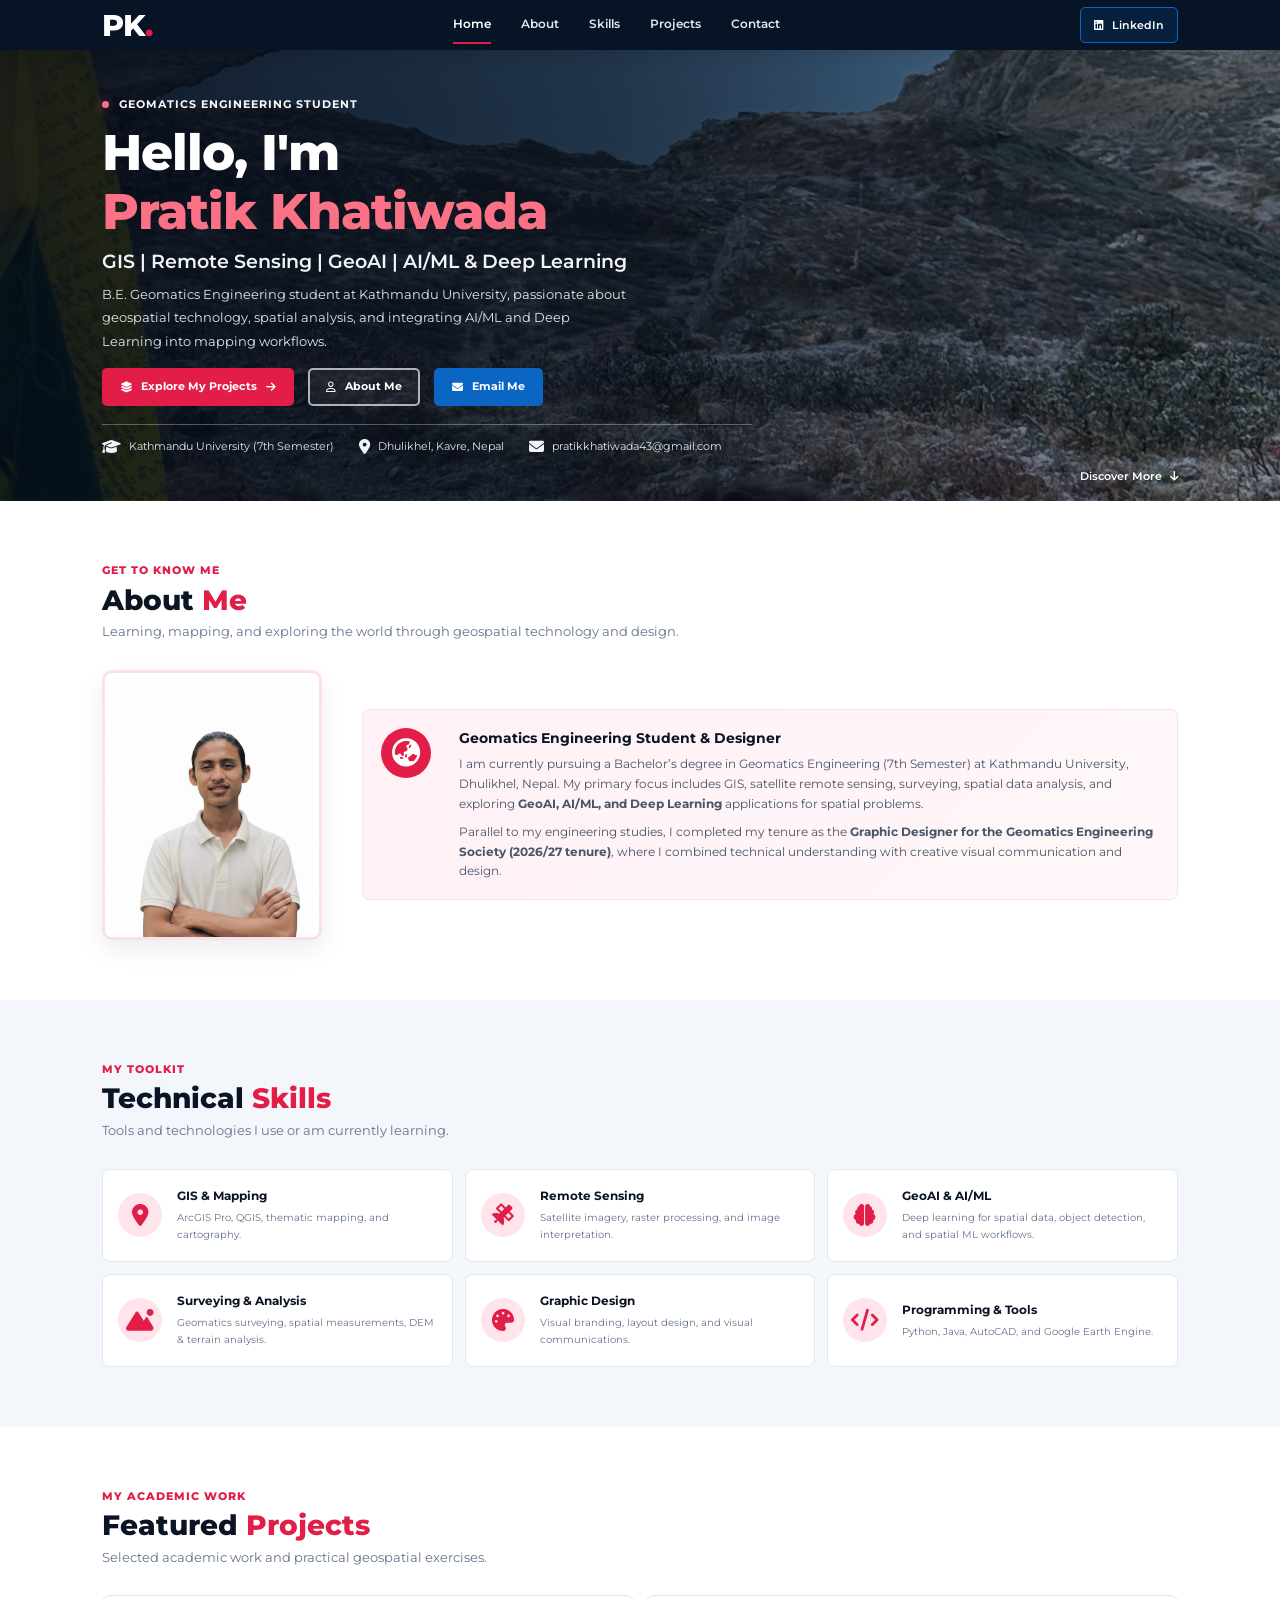
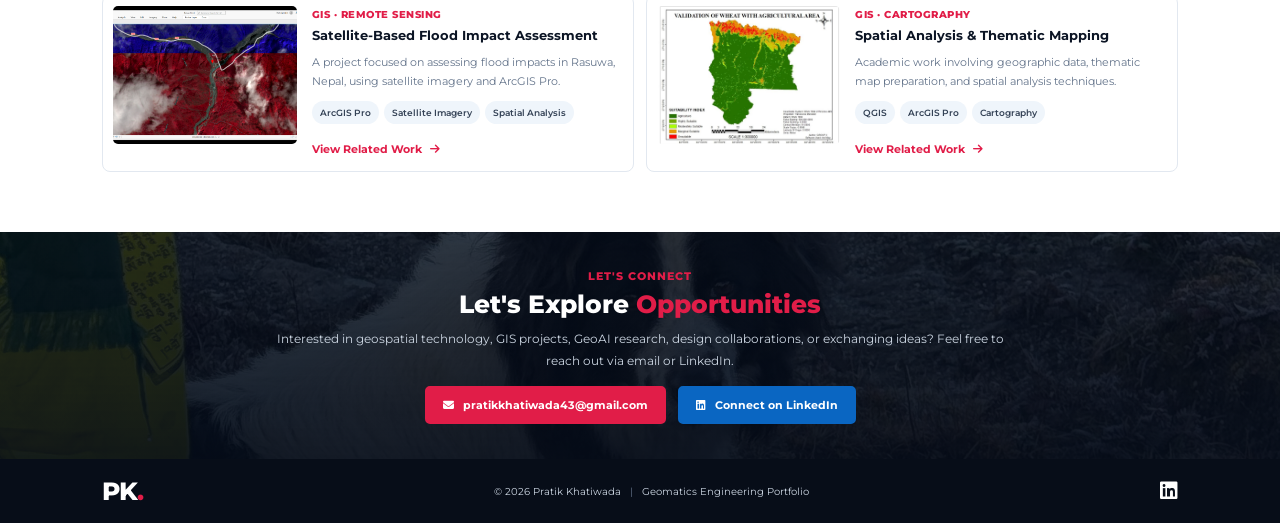
<file: index1.html>
<!DOCTYPE html>
<html lang="en">
<head>
    <meta charset="UTF-8">
    <meta name="viewport" content="width=device-width, initial-scale=1.0">

    <title>Pratik Khatiwada | Geomatics Engineer</title>

    <!-- Linked to your CSS file: style1.css -->
    <link rel="stylesheet" href="style1.css">

    <!-- Google Fonts -->
    <link rel="preconnect" href="https://fonts.googleapis.com">
    <link rel="preconnect" href="https://fonts.gstatic.com" crossorigin>
    <link href="https://fonts.googleapis.com/css2?family=Montserrat:wght@400;500;600;700;800&display=swap" rel="stylesheet">

    <!-- Font Awesome Icons -->
    <link rel="stylesheet" href="https://cdnjs.cloudflare.com/ajax/libs/font-awesome/6.5.2/css/all.min.css">
</head>

<body>

    <!-- NAVBAR -->
    <header class="header">
        <nav class="navbar">

            <a href="#home" class="logo">PK<span>.</span></a>

            <div class="nav-links">
                <a href="#home" class="active">Home</a>
                <a href="#about">About</a>
                <a href="#skills">Skills</a>
                <a href="#projects">Projects</a>
                <a href="#contact">Contact</a>
            </div>

            <a href="https://www.linkedin.com/in/pratik-khatiwada-781427308/"
               target="_blank"
               rel="noopener noreferrer"
               class="nav-button">
                <i class="fa-brands fa-linkedin"></i>
                LinkedIn
            </a>

        </nav>
    </header>


    <main>

        <!-- HERO SECTION -->
        <section id="home" class="hero">

            <div class="hero-content">

                <p class="eyebrow">
                    <span class="status-dot"></span>
                    GEOMATICS ENGINEERING STUDENT
                </p>

                <h1>
                    Hello, I'm
                    <span>Pratik Khatiwada</span>
                </h1>

                <h2>
                    GIS | Remote Sensing | GeoAI | AI/ML & Deep Learning
                </h2>

                <p class="hero-description">
                    B.E. Geomatics Engineering student at Kathmandu University, passionate about geospatial technology, spatial analysis, and integrating AI/ML and Deep Learning into mapping workflows.
                </p>

                <!-- HERO BUTTONS -->
                <div class="hero-buttons">

                    <a href="#projects" class="btn btn-primary">
                        <i class="fa-solid fa-layer-group"></i>
                        Explore My Projects
                        <i class="fa-solid fa-arrow-right"></i>
                    </a>

                    <a href="#about" class="btn btn-outline">
                        <i class="fa-regular fa-user"></i>
                        About Me
                    </a>

                    <a href="mailto:pratikkhatiwada43@gmail.com" class="btn btn-linkedin">
                        <i class="fa-solid fa-envelope"></i>
                        Email Me
                    </a>

                </div>

                <!-- STUDENT DETAILS -->
                <div class="hero-meta">

                    <div>
                        <i class="fa-solid fa-graduation-cap"></i>
                        <span>Kathmandu University (7th Semester)</span>
                    </div>

                    <div>
                        <i class="fa-solid fa-location-dot"></i>
                        <span>Dhulikhel, Kavre, Nepal</span>
                    </div>

                    <div>
                        <i class="fa-solid fa-envelope"></i>
                        <span>pratikkhatiwada43@gmail.com</span>
                    </div>

                </div>

            </div>

            <a href="#about" class="scroll-down">
                Discover More
                <i class="fa-solid fa-arrow-down"></i>
            </a>

        </section>


        <!-- ABOUT SECTION -->
        <section id="about" class="section about-section">

            <div class="section-heading">

                <p class="section-label">
                    GET TO KNOW ME
                </p>

                <h2>
                    About <span>Me</span>
                </h2>

                <p>
                    Learning, mapping, and exploring the world through geospatial technology and design.
                </p>

            </div>


            <div class="about-layout">

                <!-- PROFILE PICTURE CARD -->
                <div class="profile-card">
                    <img src="longwh.jpeg" alt="Pratik Khatiwada" class="profile-img">
                </div>

                <div class="about-card">

                    <div class="about-icon">
                        <i class="fa-solid fa-earth-asia"></i>
                    </div>

                    <div class="about-content">

                        <h3>
                            Geomatics Engineering Student & Designer
                        </h3>

                        <p>
                            I am currently pursuing a Bachelor’s degree in Geomatics Engineering (7th Semester) at Kathmandu University, Dhulikhel, Nepal. My primary focus includes GIS, satellite remote sensing, surveying, spatial data analysis, and exploring <strong>GeoAI, AI/ML, and Deep Learning</strong> applications for spatial problems.
                        </p>

                        <p>
                            Parallel to my engineering studies, I completed my tenure as the <strong>Graphic Designer for the Geomatics Engineering Society (2026/27 tenure)</strong>, where I combined technical understanding with creative visual communication and design.
                        </p>

                    </div>

                </div>

            </div>

        </section>


        <!-- SKILLS SECTION -->
        <section id="skills" class="section skills-section">

            <div class="section-heading">

                <p class="section-label">
                    MY TOOLKIT
                </p>

                <h2>
                    Technical <span>Skills</span>
                </h2>

                <p>
                    Tools and technologies I use or am currently learning.
                </p>

            </div>


            <div class="skills-grid">

                <!-- GIS -->
                <article class="skill-card">
                    <div class="skill-icon">
                        <i class="fa-solid fa-location-dot"></i>
                    </div>
                    <div>
                        <h3>GIS & Mapping</h3>
                        <p>ArcGIS Pro, QGIS, thematic mapping, and cartography.</p>
                    </div>
                </article>

                <!-- REMOTE SENSING -->
                <article class="skill-card">
                    <div class="skill-icon">
                        <i class="fa-solid fa-satellite"></i>
                    </div>
                    <div>
                        <h3>Remote Sensing</h3>
                        <p>Satellite imagery, raster processing, and image interpretation.</p>
                    </div>
                </article>

                <!-- GEOAI & AI/ML -->
                <article class="skill-card">
                    <div class="skill-icon">
                        <i class="fa-solid fa-brain"></i>
                    </div>
                    <div>
                        <h3>GeoAI & AI/ML</h3>
                        <p>Deep learning for spatial data, object detection, and spatial ML workflows.</p>
                    </div>
                </article>

                <!-- SURVEYING -->
                <article class="skill-card">
                    <div class="skill-icon">
                        <i class="fa-solid fa-mountain-sun"></i>
                    </div>
                    <div>
                        <h3>Surveying & Analysis</h3>
                        <p>Geomatics surveying, spatial measurements, DEM & terrain analysis.</p>
                    </div>
                </article>

                <!-- GRAPHIC DESIGN -->
                <article class="skill-card">
                    <div class="skill-icon">
                        <i class="fa-solid fa-palette"></i>
                    </div>
                    <div>
                        <h3>Graphic Design</h3>
                        <p>Visual branding, layout design, and visual communications.</p>
                    </div>
                </article>

                <!-- PROGRAMMING & TOOLS -->
                <article class="skill-card">
                    <div class="skill-icon">
                        <i class="fa-solid fa-code"></i>
                    </div>
                    <div>
                        <h3>Programming & Tools</h3>
                        <p>Python, Java, AutoCAD, and Google Earth Engine.</p>
                    </div>
                </article>

            </div>

        </section>


        <!-- PROJECTS SECTION -->
        <section id="projects" class="section projects-section">

            <div class="section-heading">

                <p class="section-label">
                    MY ACADEMIC WORK
                </p>

                <h2>
                    Featured <span>Projects</span>
                </h2>

                <p>
                    Selected academic work and practical geospatial exercises.
                </p>

            </div>


            <div class="projects-grid">

                <!-- PROJECT 1 -->
                <article class="project-card">

                    <div class="project-image">
                        <img src="Rasuwa.png" alt="Satellite imagery showing flood impact">
                    </div>

                    <div class="project-content">

                        <p class="project-type">
                            GIS · REMOTE SENSING
                        </p>

                        <h3>
                            Satellite-Based Flood Impact Assessment
                        </h3>

                        <p>
                            A project focused on assessing flood impacts
                            in Rasuwa, Nepal, using satellite imagery
                            and ArcGIS Pro.
                        </p>

                        <div class="tag-list">
                            <span>ArcGIS Pro</span>
                            <span>Satellite Imagery</span>
                            <span>Spatial Analysis</span>
                        </div>

                        <a href="https://www.linkedin.com/feed/update/urn:li:activity:7499859120221667328/"
                           target="_blank"
                           rel="noopener noreferrer"
                           class="project-link">

                            View Related Work
                            <i class="fa-solid fa-arrow-right"></i>

                        </a>

                    </div>

                </article>


                <!-- PROJECT 2 -->
                <article class="project-card">

                    <div class="project-image">
                        <img src="crop.jpg" alt="Thematic map prepared using GIS">
                    </div>

                    <div class="project-content">

                        <p class="project-type">
                            GIS · CARTOGRAPHY
                        </p>

                        <h3>
                            Spatial Analysis & Thematic Mapping
                        </h3>

                        <p>
                            Academic work involving geographic data,
                            thematic map preparation, and spatial
                            analysis techniques.
                        </p>

                        <div class="tag-list">
                            <span>QGIS</span>
                            <span>ArcGIS Pro</span>
                            <span>Cartography</span>
                        </div>

                        <a href="https://www.linkedin.com/feed/update/urn:li:activity:7488609894355320832/"
                           target="_blank"
                           rel="noopener noreferrer"
                           class="project-link">

                            View Related Work
                            <i class="fa-solid fa-arrow-right"></i>

                        </a>

                    </div>

                </article>

            </div>

        </section>


        <!-- CONTACT SECTION -->
        <section id="contact" class="contact-section">

            <div class="contact-content">

                <p class="section-label">
                    LET'S CONNECT
                </p>

                <h2>
                    Let's Explore <span>Opportunities</span>
                </h2>

                <p>
                    Interested in geospatial technology, GIS projects, GeoAI research, design collaborations, or exchanging ideas? Feel free to reach out via email or LinkedIn.
                </p>

                <div class="contact-buttons">

                    <a href="mailto:pratikkhatiwada43@gmail.com" class="btn btn-primary">
                        <i class="fa-solid fa-envelope"></i>
                        pratikkhatiwada43@gmail.com
                    </a>

                    <a href="https://www.linkedin.com/in/pratik-khatiwada-781427308/"
                       target="_blank"
                       rel="noopener noreferrer"
                       class="btn btn-linkedin">
                        <i class="fa-brands fa-linkedin"></i>
                        Connect on LinkedIn
                    </a>

                </div>

            </div>

        </section>

    </main>


    <!-- FOOTER -->
    <footer class="footer">

        <a href="#home" class="logo">
            PK<span>.</span>
        </a>

        <p>
            © 2026 Pratik Khatiwada
            <span>|</span>
            Geomatics Engineering Portfolio
        </p>

        <a href="https://www.linkedin.com/in/pratik-khatiwada-781427308/"
           target="_blank"
           rel="noopener noreferrer"
           class="footer-social"
           aria-label="LinkedIn Profile">
            <i class="fa-brands fa-linkedin"></i>
        </a>

    </footer>

</body>
</html>
</file>
<file: style1.css>
/* ==============================
   GLOBAL RESET & BASE
============================== */

* {
    margin: 0;
    padding: 0;
    box-sizing: border-box;
}

html {
    font-size: 10px;
    scroll-behavior: smooth;
    scroll-padding-top: 85px;
}

body {
    font-family: 'Montserrat', sans-serif;
    font-size: 1.6rem;
    line-height: 1.7;
    color: #334155;
    background: #ffffff;
}

a {
    text-decoration: none;
    color: inherit;
}

section {
    scroll-margin-top: 76px;
}

.section {
    padding: 60px 8%;
}


/* ==============================
   SECTION HEADINGS
============================== */

.section-heading {
    max-width: 1200px;
    margin: 0 auto 28px;
}

.section-label {
    margin-bottom: 2px;
    color: #e11d48;
    font-size: 1.1rem;
    font-weight: 800;
    letter-spacing: 1px;
}

.section-heading h2,
.contact-content h2 {
    margin-bottom: 3px;
    color: #0b1424;
    font-size: 2.8rem;
    line-height: 1.3;
    font-weight: 800;
}

.section-heading h2 span,
.contact-content h2 span {
    color: #e11d48;
}

.section-heading > p:last-child {
    color: #64748b;
    font-size: 1.3rem;
    line-height: 1.6;
}


/* ==============================
   NAVBAR
============================== */

.header {
    position: sticky;
    top: 0;
    z-index: 1000;
    width: 100%;
    background: #071426;
    box-shadow: 0 4px 18px rgba(0, 0, 0, 0.12);
}

.navbar {
    max-width: 1440px;
    min-height: 50px;
    margin: 0 auto;
    padding: 5px 8%;

    display: flex;
    align-items: center;
    justify-content: space-between;
    gap: 20px;
}

.logo {
    flex-shrink: 0;
    color: #ffffff;
    font-size: 3rem;
    font-weight: 800;
    letter-spacing: -1px;
    line-height: 1.3;
}

.logo span {
    color: #e11d48;
}

.nav-links {
    display: flex;
    align-items: center;
    justify-content: center;
    gap: 30px;
}

.nav-links a {
    position: relative;
    color: #e2e8f0;
    font-size: 1.15rem;
    font-weight: 600;
    white-space: nowrap;
    transition: color 0.25s ease;
}

.nav-links a:hover,
.nav-links a.active {
    color: #ffffff;
}

.nav-links a.active::after {
    content: "";
    position: absolute;
    bottom: -9px;
    left: 0;
    width: 100%;
    height: 2px;
    background: #e11d48;
}

.nav-button {
    flex-shrink: 0;
    display: inline-flex;
    align-items: center;
    justify-content: center;
    gap: 8px;
    padding: 8px 13px;
    border: 1px solid #0a66c2;
    border-radius: 5px;
    color: #ffffff;
    background: rgba(10, 102, 194, 0.15);
    font-size: 1.1rem;
    font-weight: 600;
    white-space: nowrap;
    transition: 0.25s ease;
}

.nav-button:hover {
    background: #0a66c2;
}


/* ==============================
   HERO SECTION
============================== */

.hero {
    position: relative;
    isolation: isolate;
    min-height: 385px;
    display: flex;
    align-items: center;
    padding: 45px 8%;
    color: #ffffff;
    background-color: #0b1424;
    background-image:
        linear-gradient(
            90deg,
            rgba(5, 12, 25, 0.90) 0%,
            rgba(5, 12, 25, 0.72) 48%,
            rgba(5, 12, 25, 0.30) 100%
        ),
        url("./IMG_8831.JPG");
    background-size: cover;
    background-position: center center;
    background-repeat: no-repeat;
}

.hero-content {
    position: relative;
    z-index: 1;
    width: 100%;
    max-width: 650px;
}

.eyebrow {
    display: flex;
    align-items: center;
    gap: 10px;
    margin-bottom: 10px;
    color: #f8fafc;
    font-size: 1.1rem;
    font-weight: 700;
    letter-spacing: 1px;
}

.status-dot {
    width: 7px;
    height: 7px;
    flex-shrink: 0;
    border-radius: 50%;
    background: #fb7185;
    box-shadow: 0 0 12px rgba(251, 113, 133, 0.6);
}

.hero h1 {
    margin-bottom: 5px;
    font-size: clamp(3.8rem, 5vw, 5rem);
    line-height: 1.15;
    font-weight: 800;
    letter-spacing: -1px;
}

.hero h1 span {
    display: block;
    margin-top: 2px;
    color: #fb7185;
}

.hero h2 {
    margin-bottom: 5px;
    color: #f1f5f9;
    font-size: 1.9rem;
    font-weight: 600;
}

.hero-description {
    max-width: 530px;
    margin-bottom: 15px;
    color: #e2e8f0;
    font-size: 1.3rem;
    line-height: 1.8;
}


/* ==============================
   HERO BUTTONS
============================== */

.hero-buttons {
    display: flex;
    flex-direction: row;
    flex-wrap: wrap;
    align-items: center;
    justify-content: flex-start;
    gap: 14px;
    margin-top: 10px;
}

.btn {
    min-height: 38px;
    display: inline-flex;
    align-items: center;
    justify-content: center;
    gap: 9px;
    padding: 9px 16px;
    border: 2px solid transparent;
    border-radius: 5px;
    font-family: inherit;
    font-size: 1.1rem;
    font-weight: 700;
    line-height: 1.4;
    text-align: center;
    white-space: nowrap;
    transition: background 0.25s ease, border-color 0.25s ease, transform 0.25s ease;
}

.btn:hover {
    transform: translateY(-3px);
}

.btn-primary {
    color: #ffffff;
    background: #e11d48;
    border-color: #e11d48;
}

.btn-primary:hover {
    background: #be123c;
    border-color: #be123c;
}

.btn-outline {
    color: #ffffff;
    background: rgba(255, 255, 255, 0.05);
    border-color: rgba(255, 255, 255, 0.65);
}

.btn-outline:hover {
    background: rgba(255, 255, 255, 0.14);
}

.btn-linkedin {
    color: #ffffff;
    background: #0a66c2;
    border-color: #0a66c2;
}

.btn-linkedin:hover {
    background: #084f96;
    border-color: #084f96;
}


/* ==============================
   HERO UNIVERSITY DETAILS
============================== */

.hero-meta {
    display: flex;
    flex-wrap: wrap;
    align-items: center;
    gap: 12px 25px;
    margin-top: 18px;
    padding-top: 12px;
    border-top: 1px solid rgba(255, 255, 255, 0.3);
}

.hero-meta div {
    display: flex;
    align-items: center;
    gap: 8px;
    color: #e2e8f0;
    font-size: 1.1rem;
}

.hero-meta i {
    color: #f1f5f9;
    font-size: 1.5rem;
}

.scroll-down {
    position: absolute;
    bottom: 15px;
    right: 8%;
    display: flex;
    align-items: center;
    gap: 8px;
    color: #ffffff;
    font-size: 1.1rem;
    font-weight: 600;
}


/* ==============================
   ABOUT SECTION & PROFILE PIC (Optimized Size)
============================== */

.about-section {
    background: #ffffff;
}

.about-layout {
    max-width: 1200px;
    margin: 0 auto;
    display: grid;
    grid-template-columns: 220px minmax(0, 1fr);
    align-items: center;
    gap: 40px;
}

.profile-card {
    width: 100%;
    max-width: 220px;
    height: 270px;
    margin: 0 auto;
    overflow: hidden;
    border-radius: 10px;
    border: 3px solid #fce0e8;
    box-shadow: 0 10px 25px rgba(15, 23, 42, 0.08);
}

.profile-img {
    width: 100%;
    height: 100%;
    object-fit: cover;
    object-position: center 20%;
    display: block;
}

.about-card {
    padding: 18px;
    display: grid;
    grid-template-columns: 60px minmax(0, 1fr);
    align-items: start;
    gap: 18px;
    border: 1px solid #fce0e8;
    border-radius: 7px;
    background: linear-gradient(135deg, #fff1f5, #fff7f9);
}

.about-icon {
    width: 50px;
    height: 50px;
    display: grid;
    place-items: center;
    border-radius: 50%;
    background: #e11d48;
    color: #ffffff;
    font-size: 2.8rem;
}

.about-card h3 {
    margin-bottom: 5px;
    color: #0b1424;
    font-size: 1.4rem;
    line-height: 1.5;
}

.about-card p {
    margin-bottom: 8px;
    color: #475569;
    font-size: 1.2rem;
    line-height: 1.65;
}

.about-card p:last-child {
    margin-bottom: 0;
}


/* ==============================
   SKILLS SECTION
============================== */

.skills-section {
    background: #f3f7fb;
}

.skills-grid {
    max-width: 1200px;
    margin: 0 auto;
    display: grid;
    grid-template-columns: repeat(3, minmax(0, 1fr));
    gap: 12px;
}

.skill-card {
    min-height: 93px;
    padding: 15px;
    display: flex;
    align-items: center;
    gap: 15px;
    border: 1px solid #e2e8f0;
    border-radius: 8px;
    background: #ffffff;
    transition: transform 0.25s ease, box-shadow 0.25s ease;
}

.skill-card:hover {
    transform: translateY(-4px);
    box-shadow: 0 12px 25px rgba(15, 23, 42, 0.08);
}

.skill-icon {
    width: 44px;
    height: 44px;
    flex-shrink: 0;
    display: grid;
    place-items: center;
    border-radius: 50%;
    background: #ffe4ec;
    color: #e11d48;
    font-size: 2.2rem;
}

.skill-card h3 {
    margin-bottom: 4px;
    color: #0b1424;
    font-size: 1.2rem;
    line-height: 1.5;
}

.skill-card p {
    color: #64748b;
    font-size: 1rem;
    line-height: 1.7;
}


/* ==============================
   PROJECTS SECTION
============================== */

.projects-section {
    background: #ffffff;
}

.projects-grid {
    max-width: 1200px;
    margin: 0 auto;
    display: grid;
    grid-template-columns: repeat(2, minmax(0, 1fr));
    gap: 12px;
}

.project-card {
    display: grid;
    grid-template-columns: 36% minmax(0, 1fr);
    align-items: start;
    gap: 15px;
    padding: 10px;
    border: 1px solid #e2e8f0;
    border-radius: 8px;
    background: #ffffff;
    transition: transform 0.25s ease, box-shadow 0.25s ease;
}

.project-card:hover {
    transform: translateY(-4px);
    box-shadow: 0 12px 25px rgba(15, 23, 42, 0.08);
}

.project-image {
    width: 100%;
    height: 138px;
    overflow: hidden;
    border-radius: 5px;
    background: #e2e8f0;
}

.project-image img {
    width: 100%;
    height: 100%;
    display: block;
    object-fit: cover;
    transition: transform 0.3s ease;
}

.project-card:hover .project-image img {
    transform: scale(1.04);
}

.project-content {
    min-width: 0;
}

.project-type {
    margin-bottom: 4px;
    color: #e11d48;
    font-size: 1rem;
    font-weight: 800;
    letter-spacing: 0.5px;
}

.project-content h3 {
    margin-bottom: 7px;
    color: #0b1424;
    font-size: 1.25rem;
    line-height: 1.5;
}

.project-content > p:not(.project-type) {
    margin-bottom: 10px;
    color: #64748b;
    font-size: 1.1rem;
    line-height: 1.7;
}

.tag-list {
    display: flex;
    flex-wrap: wrap;
    gap: 5px;
    margin-bottom: 10px;
}

.tag-list span {
    padding: 4px 8px;
    border-radius: 15px;
    background: #eff5fb;
    color: #334155;
    font-size: 0.9rem;
    font-weight: 600;
}

.project-link {
    display: inline-flex;
    align-items: center;
    gap: 8px;
    color: #e11d48;
    font-size: 1.1rem;
    font-weight: 700;
}

.project-link:hover {
    color: #be123c;
}


/* ==============================
   CONTACT SECTION
============================== */

.contact-section {
    position: relative;
    isolation: isolate;
    padding: 35px 8%;
    background-color: #0b1424;
    background-image:
        linear-gradient(
            rgba(5, 12, 25, 0.82),
            rgba(5, 12, 25, 0.92)
        ),
        url("./IMG_8831.JPG");
    background-size: cover;
    background-position: center 70%;
    color: #ffffff;
}

.contact-content {
    max-width: 760px;
    margin: 0 auto;
    text-align: center;
}

.contact-content .section-label {
    margin-bottom: 2px;
}

.contact-content h2 {
    margin-bottom: 8px;
    color: #ffffff;
    font-size: 2.5rem;
}

.contact-content > p:not(.section-label) {
    margin-bottom: 15px;
    color: #cbd5e1;
    font-size: 1.2rem;
    line-height: 1.8;
}

.contact-buttons {
    display: flex;
    align-items: center;
    justify-content: center;
    flex-wrap: wrap;
    gap: 12px;
}


/* ==============================
   FOOTER
============================== */

.footer {
    display: flex;
    align-items: center;
    justify-content: space-between;
    gap: 25px;
    padding: 15px 8%;
    color: #cbd5e1;
    background: #070d18;
}

.footer .logo {
    font-size: 2.5rem;
}

.footer p {
    font-size: 1rem;
    text-align: center;
}

.footer p span {
    margin: 0 6px;
    color: #64748b;
}

.footer-social {
    color: #ffffff;
    font-size: 2rem;
}

.footer-social:hover {
    color: #fb7185;
}


/* ==============================
   RESPONSIVE LAYOUTS
============================== */

@media (max-width: 1050px) {
    .about-layout {
        grid-template-columns: 1fr;
        gap: 20px;
    }
    .profile-card {
        max-width: 220px;
        margin: 0 auto;
        height: 270px;
    }
    .skills-grid {
        grid-template-columns: repeat(2, minmax(0, 1fr));
    }
    .projects-grid {
        grid-template-columns: 1fr;
    }
}

@media (max-width: 650px) {
    html {
        font-size: 9px;
    }
    .navbar {
        flex-wrap: wrap;
        padding: 12px 5%;
        gap: 12px;
    }
    .nav-links {
        order: 3;
        width: 100%;
        justify-content: flex-start;
        flex-wrap: wrap;
        gap: 10px 20px;
    }
    .nav-button {
        margin-left: auto;
    }
    .skills-grid,
    .projects-grid,
    .about-layout {
        grid-template-columns: 1fr;
    }
    .project-card {
        grid-template-columns: 1fr;
    }
    .project-image {
        height: 200px;
    }
    .footer {
        flex-direction: column;
        text-align: center;
        gap: 12px;
    }
}
</file>
